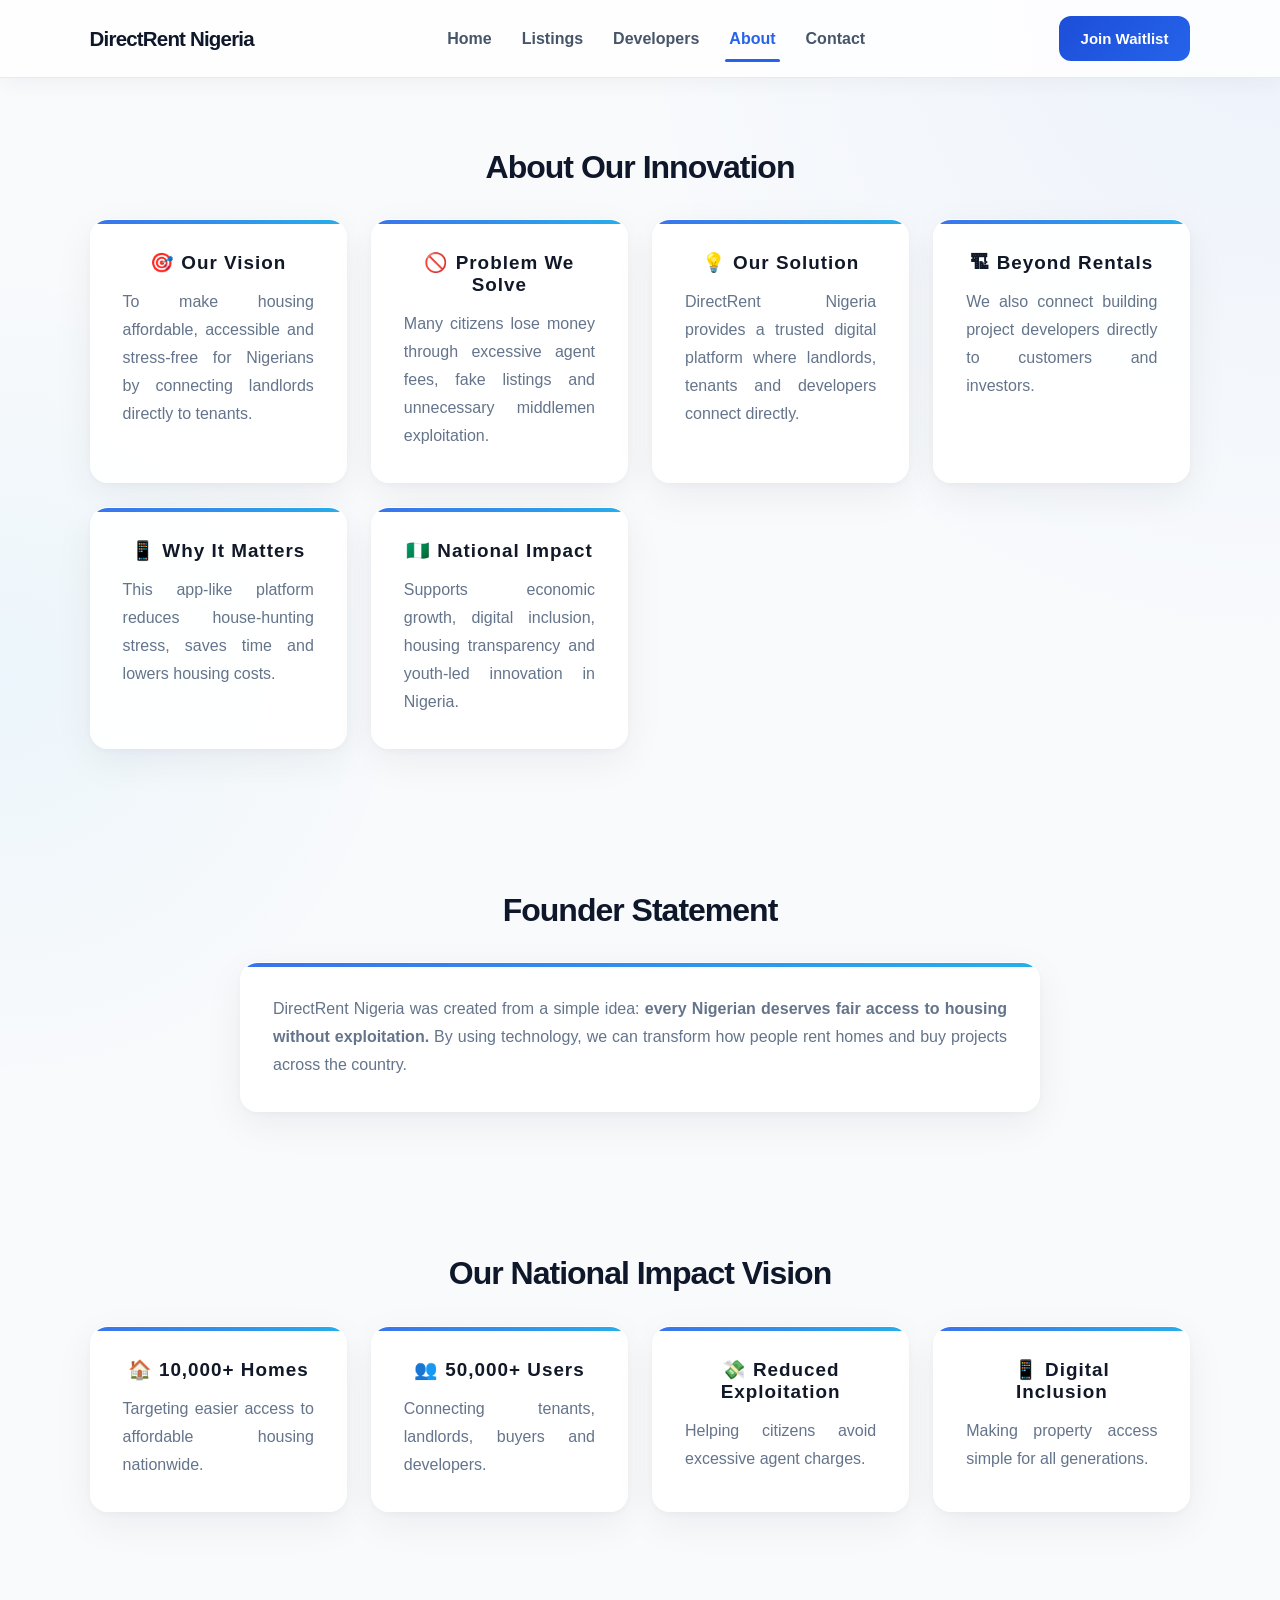
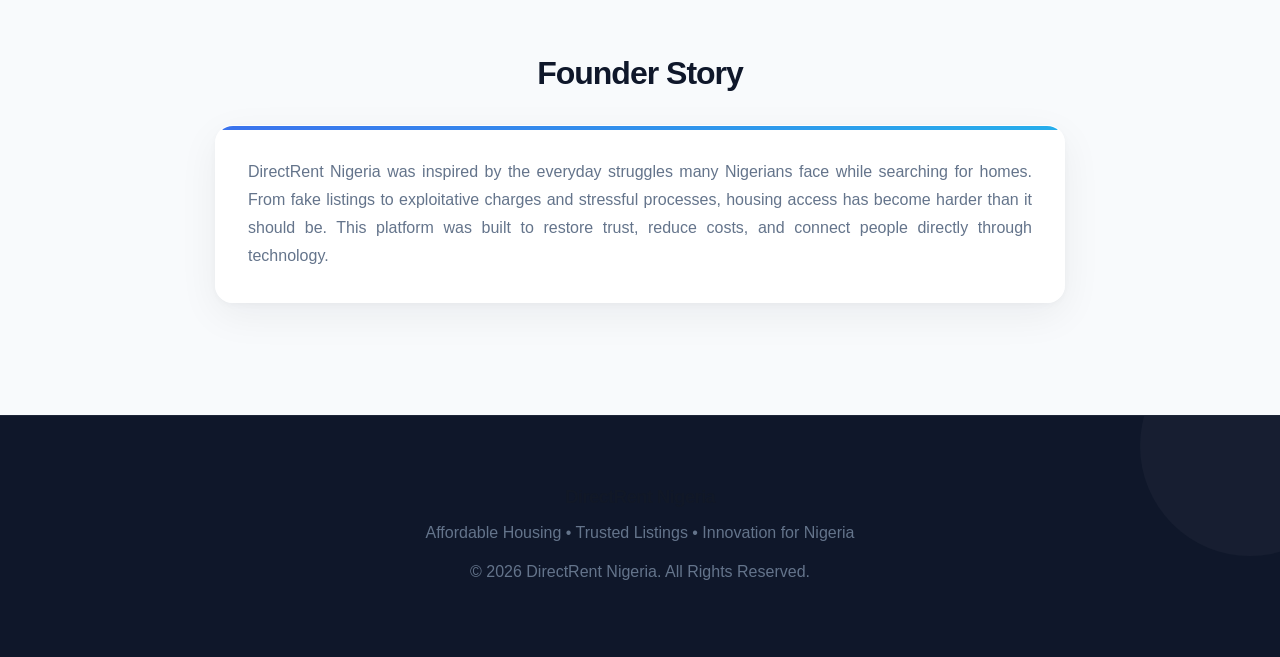
<file: about.html>
<!DOCTYPE html>
<html lang="en">
<head>
<meta charset="UTF-8">
<meta name="viewport" content="width=device-width,initial-scale=1.0">
<title>About - DirectRent Nigeria</title>

<link rel="stylesheet" href="style.css">

<link href="https://fonts.googleapis.com/css2?family=Poppins:wght@300;400;600;700;800&display=swap" rel="stylesheet">
</head>
<body>

    <div id="loader">
<div class="spinner"></div>
<h2>DirectRent Nigeria</h2>
<p>Loading Innovation...</p>
</div>

<header class="navbar">

<div class="logo">DirectRent Nigeria</div>

<nav>
<a href="index.html">Home</a>
<a href="listings.html">Listings</a>
<a href="developers.html">Developers</a>
<a href="about.html">About</a>
<a href="contact.html">Contact</a>
</nav>

<button class="nav-btn">Join Waitlist</button>

</header>

<section class="features">

<h2>About Our Innovation</h2>

<div class="feature-grid">

<div class="feature-box">
<h3>🎯 Our Vision</h3>
<p>
To make housing affordable, accessible and stress-free for Nigerians by connecting landlords directly to tenants.
</p>
</div>

<div class="feature-box">
<h3>🚫 Problem We Solve</h3>
<p>
Many citizens lose money through excessive agent fees, fake listings and unnecessary middlemen exploitation.
</p>
</div>

<div class="feature-box">
<h3>💡 Our Solution</h3>
<p>
DirectRent Nigeria provides a trusted digital platform where landlords, tenants and developers connect directly.
</p>
</div>

<div class="feature-box">
<h3>🏗 Beyond Rentals</h3>
<p>
We also connect building project developers directly to customers and investors.
</p>
</div>

<div class="feature-box">
<h3>📱 Why It Matters</h3>
<p>
This app-like platform reduces house-hunting stress, saves time and lowers housing costs.
</p>
</div>

<div class="feature-box">
<h3>🇳🇬 National Impact</h3>
<p>
Supports economic growth, digital inclusion, housing transparency and youth-led innovation in Nigeria.
</p>
</div>

</div>

</section>

<section class="features">

<h2>Founder Statement</h2>

<div class="feature-box" style="max-width:800px;margin:auto;">
<p style="font-size:18px;line-height:1.9;">
DirectRent Nigeria was created from a simple idea:
<strong>every Nigerian deserves fair access to housing without exploitation.</strong>
By using technology, we can transform how people rent homes and buy projects across the country.
</p>
</div>

</section>

<section class="features">

<h2>Our National Impact Vision</h2>

<div class="feature-grid">

<div class="feature-box">
<h3>🏠 10,000+ Homes</h3>
<p>Targeting easier access to affordable housing nationwide.</p>
</div>

<div class="feature-box">
<h3>👥 50,000+ Users</h3>
<p>Connecting tenants, landlords, buyers and developers.</p>
</div>

<div class="feature-box">
<h3>💸 Reduced Exploitation</h3>
<p>Helping citizens avoid excessive agent charges.</p>
</div>

<div class="feature-box">
<h3>📱 Digital Inclusion</h3>
<p>Making property access simple for all generations.</p>
</div>

</div>

</section>


<section class="features">

<h2>Founder Story</h2>

<div class="feature-box" style="max-width:850px;margin:auto;">

<p style="line-height:1.9;font-size:18px;">

DirectRent Nigeria was inspired by the everyday struggles many Nigerians face while searching for homes.

From fake listings to exploitative charges and stressful processes, housing access has become harder than it should be.

This platform was built to restore trust, reduce costs, and connect people directly through technology.

</p>

</div>

</section>

<footer>

<h3>DirectRent Nigeria</h3>

<p>
Affordable Housing • Trusted Listings • Innovation for Nigeria
</p>

<p style="margin-top:10px;font-size:14px;">
©️ 2026 DirectRent Nigeria. All Rights Reserved.
</p>

</footer>

<script src="script.js"></script>

</body>
</html>
</file>
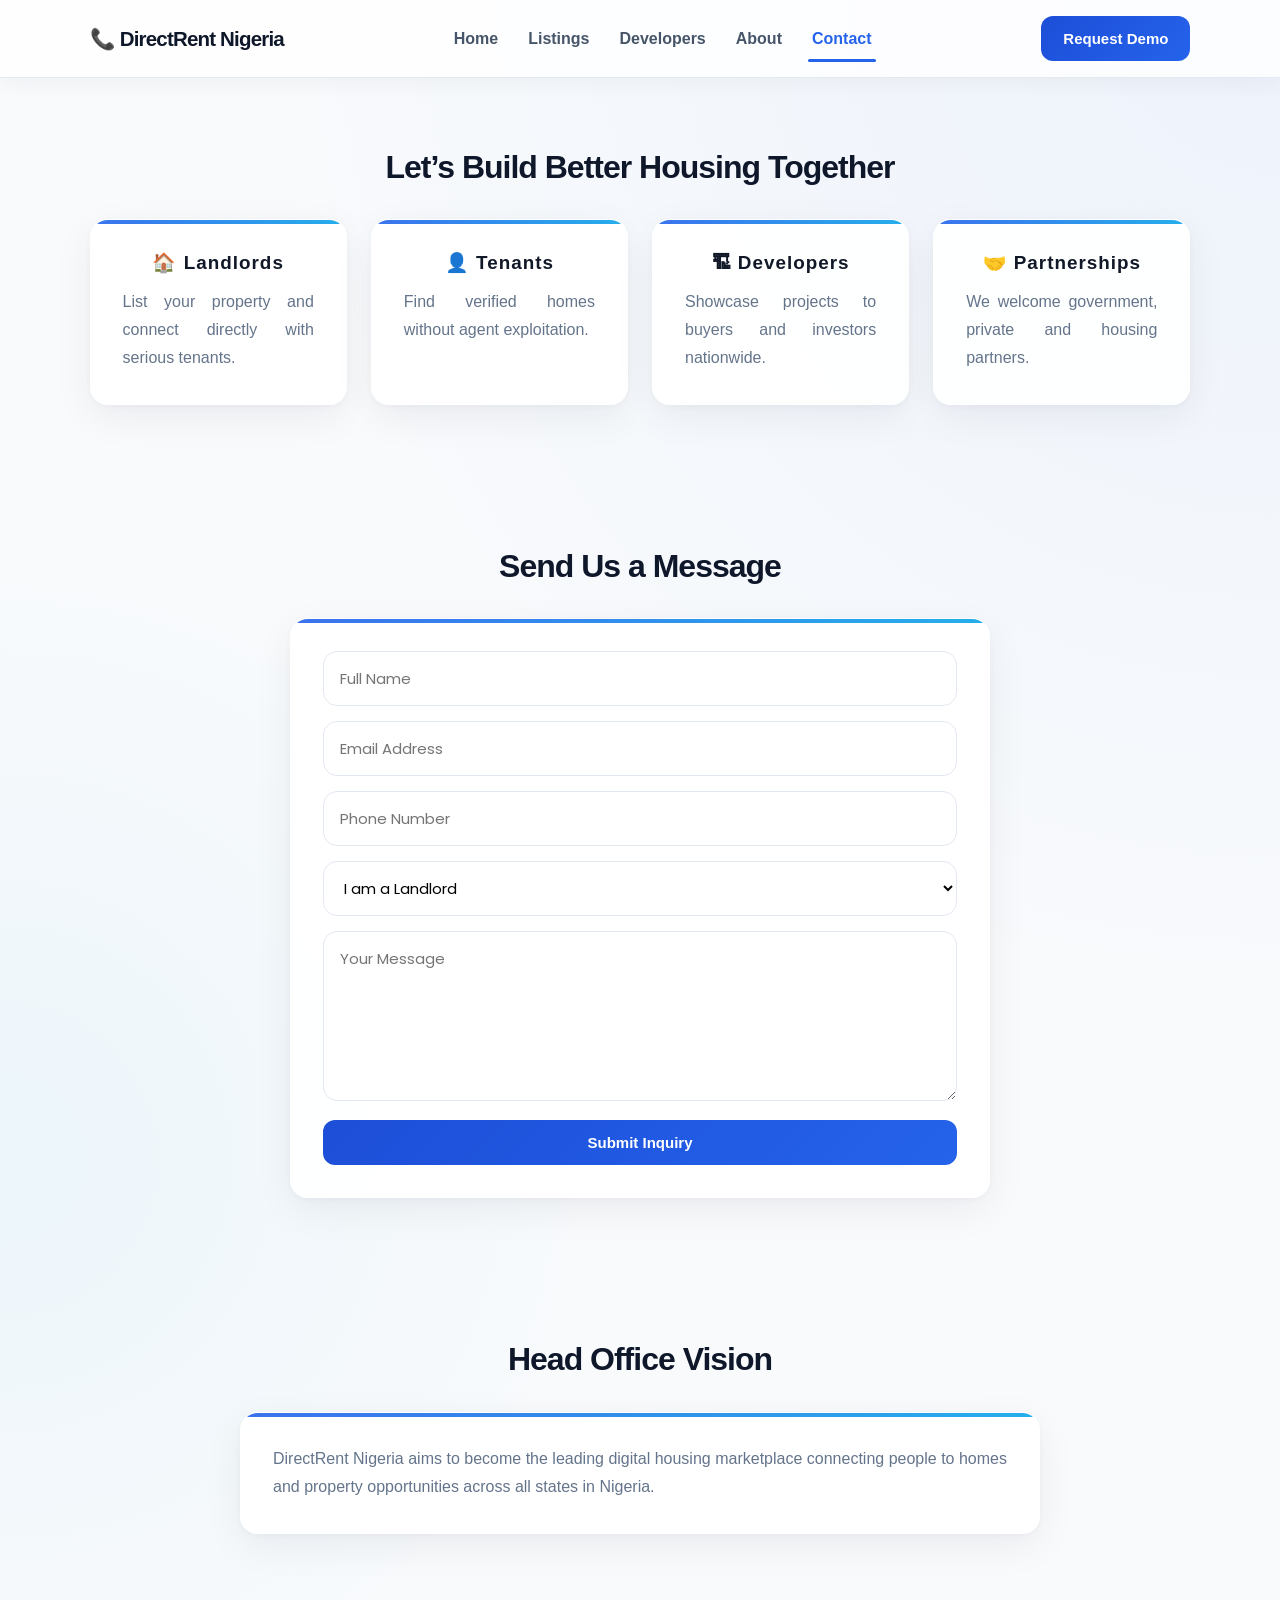
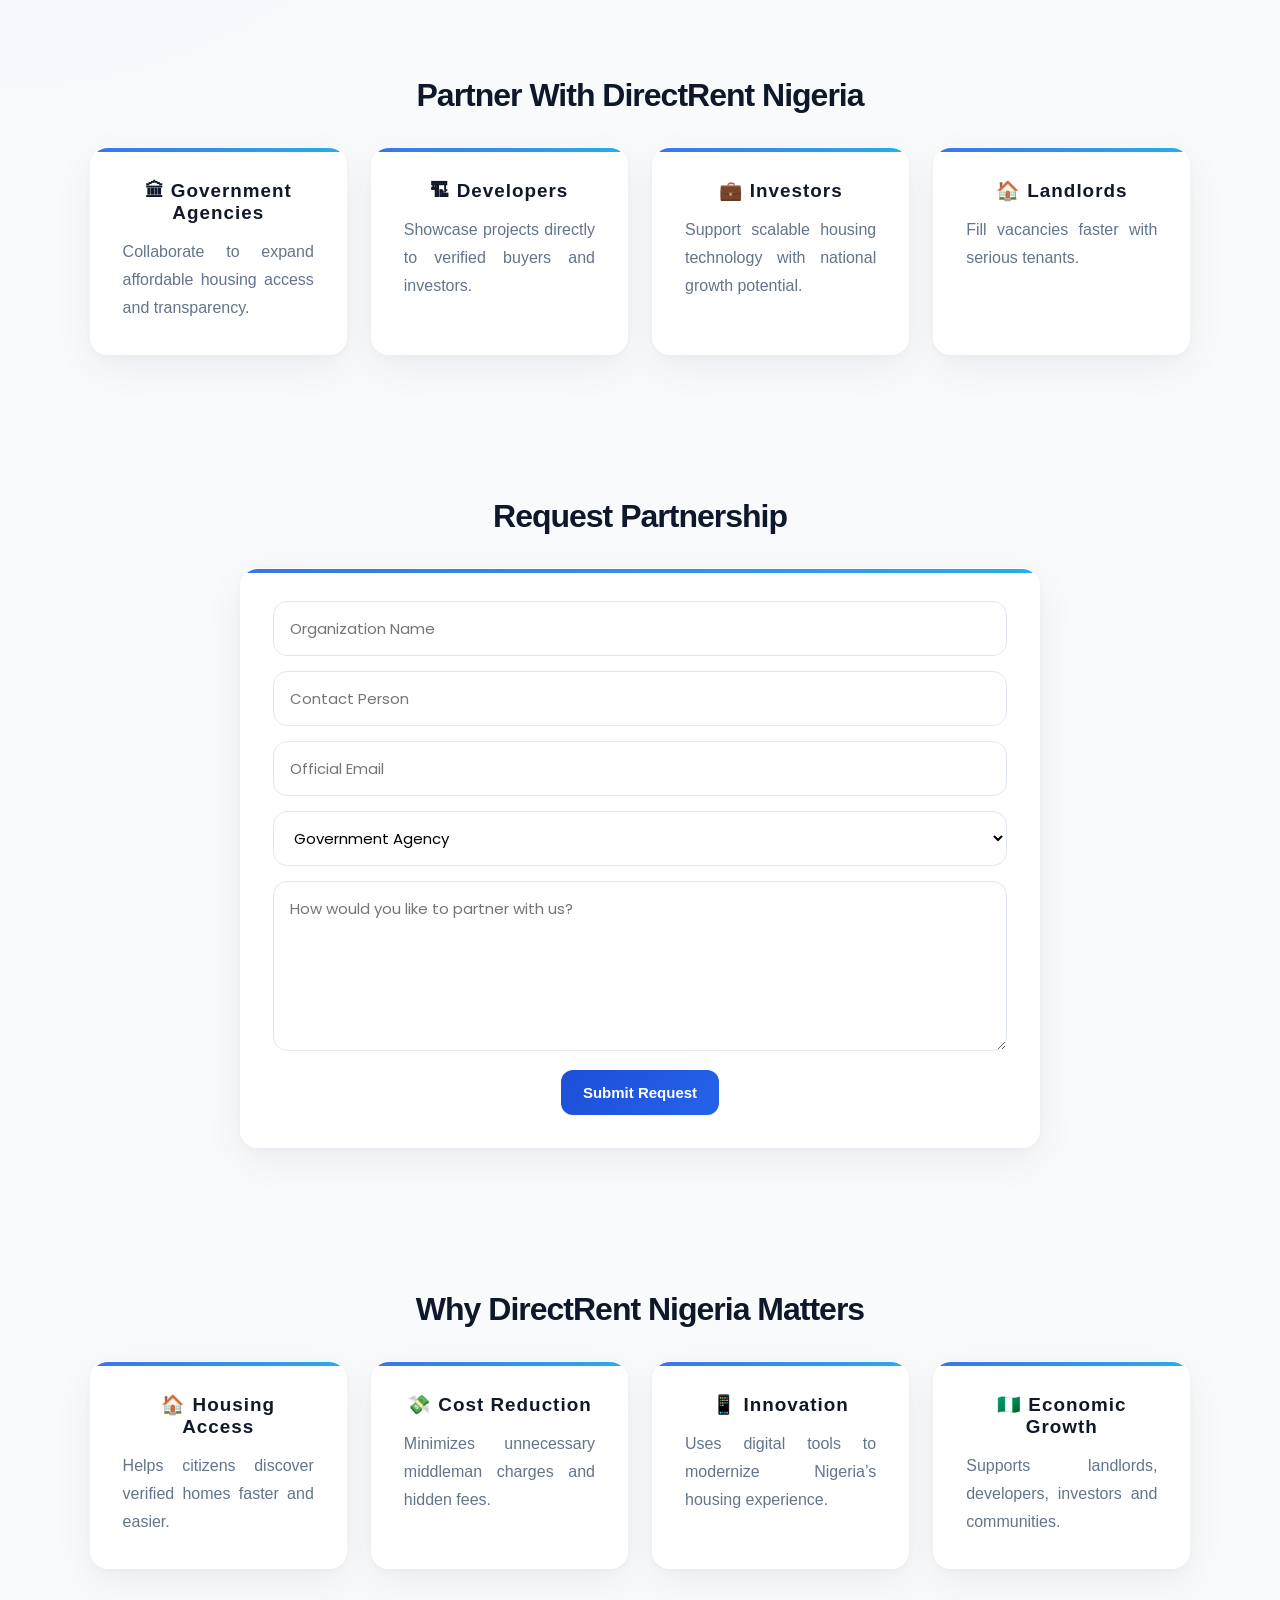
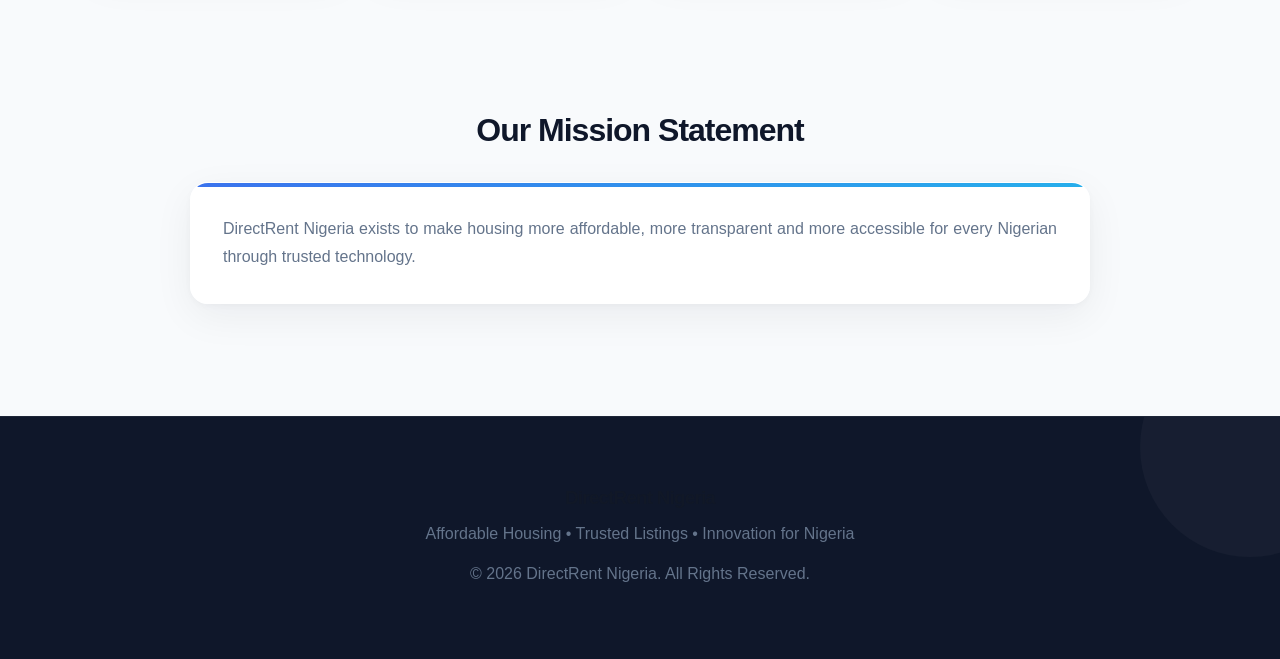
<file: contact.html>
<!DOCTYPE html>
<html lang="en">
<head>
<meta charset="UTF-8">
<meta name="viewport" content="width=device-width,initial-scale=1.0">
<title>Contact - DirectRent Nigeria</title>

<link rel="stylesheet" href="style.css">

<link href="https://fonts.googleapis.com/css2?family=Poppins:wght@300;400;600;700;800&display=swap" rel="stylesheet">
</head>
<body>

    <div id="loader">
<div class="spinner"></div>
<h2>DirectRent Nigeria</h2>
<p>Loading Innovation...</p>
</div>

<header class="navbar">

<div class="logo">📞 DirectRent Nigeria</div>

<nav>
<a href="index.html">Home</a>
<a href="listings.html">Listings</a>
<a href="developers.html">Developers</a>
<a href="about.html">About</a>
<a href="contact.html">Contact</a>
</nav>

<button class="nav-btn">Request Demo</button>

</header>

<section class="features">

<h2>Let’s Build Better Housing Together</h2>

<div class="feature-grid">

<div class="feature-box">
<h3>🏠 Landlords</h3>
<p>List your property and connect directly with serious tenants.</p>
</div>

<div class="feature-box">
<h3>👤 Tenants</h3>
<p>Find verified homes without agent exploitation.</p>
</div>

<div class="feature-box">
<h3>🏗 Developers</h3>
<p>Showcase projects to buyers and investors nationwide.</p>
</div>

<div class="feature-box">
<h3>🤝 Partnerships</h3>
<p>We welcome government, private and housing partners.</p>
</div>

</div>

</section>

<section class="features">

<h2>Send Us a Message</h2>

<div class="feature-box" style="max-width:700px;margin:auto;">

<form>

<input type="text" placeholder="Full Name" required style="width:100%;padding:16px;margin-bottom:15px;border:none;border-radius:14px;">

<input type="email" placeholder="Email Address" required style="width:100%;padding:16px;margin-bottom:15px;border:none;border-radius:14px;">

<input type="text" placeholder="Phone Number" style="width:100%;padding:16px;margin-bottom:15px;border:none;border-radius:14px;">

<select style="width:100%;padding:16px;margin-bottom:15px;border:none;border-radius:14px;">
<option>I am a Landlord</option>
<option>I am a Tenant</option>
<option>I am a Developer</option>
<option>I am an Investor</option>
<option>Government / Partner</option>
</select>

<textarea placeholder="Your Message" rows="6" style="width:100%;padding:16px;margin-bottom:15px;border:none;border-radius:14px;"></textarea>

<button class="nav-btn" style="width:100%;">Submit Inquiry</button>

</form>

</div>

</section>

<section class="features">

<h2>Head Office Vision</h2>

<div class="feature-box" style="max-width:800px;margin:auto;">
<p style="line-height:1.9;font-size:18px;">
DirectRent Nigeria aims to become the leading digital housing marketplace connecting people to homes and property opportunities across all states in Nigeria.
</p>
</div>

</section>

<section class="features">

<h2>Partner With DirectRent Nigeria</h2>

<div class="feature-grid">

<div class="feature-box">
<h3>🏛 Government Agencies</h3>
<p>Collaborate to expand affordable housing access and transparency.</p>
</div>

<div class="feature-box">
<h3>🏗 Developers</h3>
<p>Showcase projects directly to verified buyers and investors.</p>
</div>

<div class="feature-box">
<h3>💼 Investors</h3>
<p>Support scalable housing technology with national growth potential.</p>
</div>

<div class="feature-box">
<h3>🏠 Landlords</h3>
<p>Fill vacancies faster with serious tenants.</p>
</div>

</div>

</section>


<section class="features">

<h2>Request Partnership</h2>

<div class="feature-box" style="max-width:800px;margin:auto;">

<form>

<input type="text" placeholder="Organization Name">

<input type="text" placeholder="Contact Person">

<input type="email" placeholder="Official Email">

<select>
<option>Government Agency</option>
<option>Private Investor</option>
<option>Developer</option>
<option>NGO</option>
<option>Landlord Association</option>
</select>

<textarea rows="6" placeholder="How would you like to partner with us?"></textarea>

<button class="nav-btn" onclick="submitPartnership()" type="button">
Submit Request
</button>

</form>

</div>

</section>

<section class="features">

<h2>Why DirectRent Nigeria Matters</h2>

<div class="feature-grid">

<div class="feature-box">
<h3>🏠 Housing Access</h3>
<p>Helps citizens discover verified homes faster and easier.</p>
</div>

<div class="feature-box">
<h3>💸 Cost Reduction</h3>
<p>Minimizes unnecessary middleman charges and hidden fees.</p>
</div>

<div class="feature-box">
<h3>📱 Innovation</h3>
<p>Uses digital tools to modernize Nigeria’s housing experience.</p>
</div>

<div class="feature-box">
<h3>🇳🇬 Economic Growth</h3>
<p>Supports landlords, developers, investors and communities.</p>
</div>

</div>

</section>


<section class="features">

<h2>Our Mission Statement</h2>

<div class="feature-box" style="max-width:900px;margin:auto;">

<p style="font-size:20px;line-height:1.9;">

DirectRent Nigeria exists to make housing more affordable, more transparent and more accessible for every Nigerian through trusted technology.

</p>

</div>

</section>

<footer>

<h3>DirectRent Nigeria</h3>

<p>
Affordable Housing • Trusted Listings • Innovation for Nigeria
</p>

<p style="margin-top:10px;font-size:14px;">
©️ 2026 DirectRent Nigeria. All Rights Reserved.
</p>

</footer>
<script src="script.js"></script>

</body>
</html>
</file>
<file: style.css>
*{
margin:0;
padding:0;
box-sizing:border-box;
}

body{
font-family:'Times New Roman', Times, serif;
background:#0f172a;
color:white;
overflow-x:hidden;
}

/* Animated Background */
.bg-blur{
position:fixed;
width:350px;
height:350px;
border-radius:50%;
filter:blur(120px);
z-index:-1;
animation:float 8s infinite alternate ease-in-out;
}

.bg-blur.one{
background:#00c6ff;
top:-100px;
left:-100px;
}

.bg-blur.two{
background:#7b2ff7;
right:-100px;
bottom:-100px;
animation-delay:2s;
}

@keyframes float{
from{
transform:translateY(0px) translateX(0px);
}
to{
transform:translateY(50px) translateX(40px);
}
}

/* Navbar */
.navbar{
display:flex;
justify-content:space-between;
align-items:center;
padding:20px 8%;
position:sticky;
top:0;
backdrop-filter:blur(18px);
background:rgba(255,255,255,0.05);
z-index:100;
}

.logo{
font-size:24px;
font-weight:700;
color:#fff;
}

nav{
display:flex;
gap:30px;
}

nav a{
text-decoration:none;
color:#ddd;
transition:.3s;
font-weight:500;
}

nav a:hover{
color:#00c6ff;
}

.nav-btn{
padding:12px 24px;
border:none;
border-radius:30px;
background:linear-gradient(135deg,#00c6ff,#7b2ff7);
color:white;
font-weight:600;
cursor:pointer;
transition:.3s;
}

.nav-btn:hover{
transform:scale(1.05);
}

/* Hero */
.hero{
min-height:100vh;
display:grid;
grid-template-columns:1fr 1fr;
align-items:center;
padding:60px 8%;
gap:50px;
}

.hero-left h1{
font-size:58px;
line-height:1.1;
margin-bottom:20px;
}

.hero-left h1 span{
background:linear-gradient(135deg,#00c6ff,#7b2ff7);
-webkit-background-clip:text;
-webkit-text-fill-color:transparent;
animation:glow 2s infinite alternate;
}

@keyframes glow{
from{opacity:.7;}
to{opacity:1;}
}

.hero-left p{
font-size:18px;
color:#d1d5db;
line-height:1.8;
margin-bottom:30px;
max-width:550px;
}

.hero-buttons{
display:flex;
gap:20px;
margin-bottom:35px;
}

.primary,.secondary{
padding:14px 28px;
border:none;
border-radius:30px;
font-weight:600;
cursor:pointer;
transition:.3s;
}

.primary{
background:linear-gradient(135deg,#00c6ff,#7b2ff7);
color:white;
}

.secondary{
background:white;
color:#111827;
}

.primary:hover,.secondary:hover{
transform:translateY(-4px);
}

/* Stats */
.stats{
display:flex;
gap:30px;
}

.stats h3{
font-size:28px;
color:#00c6ff;
}

.stats p{
font-size:14px;
color:#bbb;
}

/* Phone App */
.phone-app{
width:320px;
margin:auto;
background:rgba(255,255,255,0.08);
padding:20px;
border-radius:35px;
backdrop-filter:blur(20px);
box-shadow:0 20px 50px rgba(0,0,0,.3);
animation:floatPhone 4s infinite alternate ease-in-out;
}

@keyframes floatPhone{
from{transform:translateY(0);}
to{transform:translateY(-20px);}
}

.phone-top{
display:flex;
gap:8px;
margin-bottom:20px;
}

.dot{
width:10px;
height:10px;
border-radius:50%;
background:#00c6ff;
}

.app-card{
background:rgba(255,255,255,.08);
padding:18px;
border-radius:20px;
margin-bottom:15px;
transition:.3s;
}

.app-card:hover{
transform:scale(1.03);
background:rgba(255,255,255,.12);
}

.app-card h4{
margin-bottom:6px;
font-size:18px;
}

.app-card p{
font-size:14px;
color:#ccc;
margin-bottom:10px;
}

.app-card span{
display:block;
font-weight:600;
margin-bottom:12px;
color:#00c6ff;
}

.app-card button{
padding:10px 18px;
border:none;
border-radius:20px;
background:linear-gradient(135deg,#00c6ff,#7b2ff7);
color:white;
cursor:pointer;
}

/* Features */
.features{
padding:90px 8%;
text-align:center;
}

.features h2{
font-size:42px;
margin-bottom:50px;
}

.feature-grid{
display:grid;
grid-template-columns:repeat(auto-fit,minmax(240px,1fr));
gap:25px;
}

.feature-box{
padding:30px;
border-radius:25px;
background:rgba(255,255,255,.06);
backdrop-filter:blur(12px);
transition:.4s;
}

.feature-box:hover{
transform:translateY(-10px);
background:rgba(255,255,255,.09);
}

.feature-box h3{
margin-bottom:15px;
font-size:22px;
}

.feature-box p{
color:#ddd;
line-height:1.7;
}

/* Footer */
footer{
padding:40px;
text-align:center;
color:#bbb;
}

/* Responsive */
@media(max-width:900px){

.hero{
grid-template-columns:1fr;
text-align:center;
}

.hero-left h1{
font-size:42px;
}

.hero-buttons{
justify-content:center;
flex-wrap:wrap;
}

.stats{
justify-content:center;
flex-wrap:wrap;
}

nav{
display:none;
}

.phone-app{
width:100%;
max-width:340px;
}

}

/* ===============================
   DIRECTRENT NIGERIA - style.css
   Premium App-like UI
================================= */

/* Google Font fallback */
@import url('https://fonts.googleapis.com/css2?family=Poppins:wght@300;400;500;600;700;800&display=swap');

/* Reset */
*{
  margin:0;
  padding:0;
  box-sizing:border-box;
}

html{
  scroll-behavior:smooth;
}

body{
  font-family:'Poppins',sans-serif;
  background:linear-gradient(135deg,#0f172a,#111827,#1e293b);
  color:#ffffff;
  overflow-x:hidden;
  min-height:100vh;
}

/* Links */
a{
  text-decoration:none;
  color:inherit;
}

/* Lists */
ul{
  list-style:disc;;
}

/* Images */
img{
  max-width:60%;
  display:ruby-base;
}

/* Containers */
.container{
  width:90%;
  max-width:1200px;
  margin:auto;
}

/* ===============================
   Animated Background Glow
================================= */
body::before,
body::after{
  content:"";
  position:fixed;
  width:320px;
  height:320px;
  border-radius:50%;
  filter:blur(120px);
  z-index:-2;
  opacity:.55;
}

body::before{
  background:#00c6ff;
  top:-100px;
  left:-100px;
  animation:floatOne 8s ease-in-out infinite alternate;
}

body::after{
  background:#7b2ff7;
  right:-120px;
  bottom:-120px;
  animation:floatTwo 9s ease-in-out infinite alternate;
}

@keyframes floatOne{
  from{transform:translate(0,0);}
  to{transform:translate(60px,40px);}
}

@keyframes floatTwo{
  from{transform:translate(0,0);}
  to{transform:translate(-60px,-30px);}
}

/* ===============================
   Navbar
================================= */
.navbar{
  position:sticky;
  top:0;
  z-index:1000;
  display:flex;
  justify-content:space-between;
  align-items:center;
  gap:20px;
  padding:18px 7%;
  background:rgba(255,255,255,0.06);
  backdrop-filter:blur(16px);
  border-bottom:1px solid rgba(255,255,255,0.08);
}

.logo{
  font-size:1.4rem;
  font-weight:800;
  letter-spacing:.3px;
  white-space:nowrap;
}

nav{
  display:flex;
  gap:26px;
  align-items:center;
  flex-wrap:wrap;
}

nav a{
  color:#dbeafe;
  font-weight:500;
  transition:.3s ease;
  position:relative;
}

nav a:hover{
  color:#00c6ff;
}

nav a::after{
  content:"";
  position:absolute;
  left:0;
  bottom:-5px;
  width:0%;
  height:2px;
  background:linear-gradient(90deg,#00c6ff,#7b2ff7);
  transition:.3s;
}

nav a:hover::after{
  width:100%;
}

/* Buttons */
.nav-btn,
.primary,
.secondary{
  border:none;
  cursor:pointer;
  border-radius:30px;
  padding:14px 24px;
  font-weight:600;
  transition:.3s ease;
  font-family:'Poppins',sans-serif;
}

.nav-btn,
.primary{
  color:#fff;
  background:linear-gradient(135deg,#00c6ff,#7b2ff7);
  box-shadow:0 10px 24px rgba(0,198,255,.18);
}

.secondary{
  background:#ffffff;
  color:#111827;
}

.nav-btn:hover,
.primary:hover,
.secondary:hover{
  transform:translateY(-3px) scale(1.02);
}

/* ===============================
   Hero Section
================================= */
.hero{
  min-height:100vh;
  display:grid;
  grid-template-columns:1fr 1fr;
  gap:50px;
  align-items:center;
  padding:70px 7%;
}

.hero-left h1{
  font-size:3.6rem;
  line-height:1.1;
  margin-bottom:20px;
}

.hero-left h1 span{
  background:linear-gradient(135deg,#00c6ff,#7b2ff7);
  -webkit-background-clip:text;
  -webkit-text-fill-color:transparent;
  animation:shine 2s ease-in-out infinite alternate;
}

@keyframes shine{
  from{opacity:.7;}
  to{opacity:1;}
}

.hero-left p{
  color:#d1d5db;
  font-size:1.05rem;
  line-height:1.8;
  margin-bottom:28px;
  max-width:560px;
  text-align:justify;
}

.hero-buttons{
  display:flex;
  gap:16px;
  flex-wrap:wrap;
  margin-bottom:34px;
}

/* Stats */
.stats{
  display:flex;
  gap:28px;
  flex-wrap:wrap;
}

.stats div{
  background:rgba(255,255,255,0.05);
  padding:16px 20px;
  border-radius:18px;
  min-width:120px;
}

.stats h3{
  color:#00c6ff;
  font-size:1.7rem;
  margin-bottom:6px;
}

.stats p{
  font-size:.9rem;
  color:#cbd5e1;
}

/* ===============================
   Phone App Mockup
================================= */
.phone-app{
  width:330px;
  max-width:100%;
  margin:auto;
  padding:20px;
  border-radius:34px;
  background:rgba(255,255,255,0.07);
  backdrop-filter:blur(20px);
  box-shadow:0 20px 50px rgba(0,0,0,.35);
  animation:floatPhone 4s ease-in-out infinite alternate;
}

@keyframes floatPhone{
  from{transform:translateY(0);}
  to{transform:translateY(-18px);}
}

.phone-top{
  display:flex;
  gap:8px;
  margin-bottom:18px;
}

.dot{
  width:10px;
  height:10px;
  border-radius:50%;
  background:#00c6ff;
}

.app-card{
  background:rgba(255,255,255,0.06);
  border:1px solid rgba(255,255,255,0.05);
  padding:18px;
  border-radius:22px;
  margin-bottom:14px;
  transition:.3s;
}

.app-card:hover{
  transform:translateY(-4px) scale(1.02);
}

.app-card h4{
  margin-bottom:6px;
}

.app-card p{
  color:#d1d5db;
  font-size:.95rem;
  margin-bottom:10px;
}

.app-card span{
  display:block;
  color:#00c6ff;
  font-weight:600;
  margin-bottom:12px;
}

/* ===============================
   Generic Sections
================================= */
.features{
  padding:90px 7%;
}

.features h2{
  text-align:center;
  font-size:2.4rem;
  margin-bottom:46px;
}

.feature-grid{
  display:grid;
  grid-template-columns:repeat(auto-fit,minmax(250px,1fr));
  gap:24px;
}

.feature-box{
  background:rgba(255,255,255,0.06);
  border:1px solid rgba(255,255,255,0.05);
  padding:28px;
  border-radius:26px;
  backdrop-filter:blur(12px);
  transition:.35s ease;
}

.feature-box:hover{
  transform:translateY(-8px);
  background:rgba(255,255,255,0.09);
}

.feature-box h3{
  font-size:1.25rem;
  margin-bottom:14px;
}

.feature-box p{
  color:#d1d5db;
  line-height:1.8;
  text-align:justify;
}

/* ===============================
   Forms
================================= */
form input,
form textarea,
form select{
  width:100%;
  padding:15px 16px;
  margin-bottom:15px;
  border:none;
  outline:none;
  border-radius:14px;
  font-family:'Poppins',sans-serif;
  font-size:1rem;
}

form textarea{
  resize:vertical;
}

/* ===============================
   Footer
================================= */
footer{
  padding:40px 20px;
  text-align:center;
  color:#cbd5e1;
  border-top:1px solid rgba(255,255,255,0.06);
  margin-top:40px;
}

footer h3{
  margin-bottom:10px;
  color:#fff;
}

/* ===============================
   Scroll Animation Helpers
================================= */
.hidden{
  opacity:0;
  transform:translateY(40px);
  transition:all .8s ease;
}

.show{
  opacity:1;
  transform:translateY(0);
}

/* ===============================
   Responsive
================================= */
@media(max-width:992px){

  .hero{
    grid-template-columns:1fr;
    text-align:center;
  }

  .hero-left p{
    margin-left:auto;
    margin-right:auto;
  }

  .hero-buttons,
  .stats{
    justify-content:center;
  }
}

@media(max-width:768px){

  .navbar{
    flex-wrap:wrap;
    justify-content:center;
  }

  nav{
    justify-content:center;
    gap:16px;
  }

  .hero-left h1{
    font-size:2.6rem;
  }

  .features h2{
    font-size:2rem;
  }
}

@media(max-width:480px){

  .hero{
    padding-top:40px;
  }

  .hero-left h1{
    font-size:2.1rem;
  }

  .logo{
    font-size:1.1rem;
  }

  .nav-btn{
    width:100%;
  }

  nav{
    gap:12px;
  }
}

/* Mobile Navigation */
.menu-toggle{
display:none;
font-size:30px;
cursor:pointer;
color:white;
}

@media(max-width:900px){

.menu-toggle{
display:block;
}

nav{
display:none;
flex-direction:column;
position:absolute;
top:75px;
left:0;
width:100%;
background:#111827;
padding:20px;
gap:18px;
text-align:center;
}

nav.active{
display:flex;
}

.nav-btn{
display:none;
}

.navbar{
position:relative;
}
}

/* Top Tools */
.top-tools{
padding:25px 7%;
display:flex;
justify-content:space-between;
gap:20px;
flex-wrap:wrap;
align-items:center;
}

.search-box{
display:flex;
gap:12px;
flex-wrap:wrap;
background:rgba(255,255,255,.06);
padding:18px;
border-radius:22px;
backdrop-filter:blur(10px);
}

.search-box input,
.search-box select{
padding:14px;
border:none;
border-radius:14px;
font-family:Poppins,sans-serif;
min-width:160px;
}

.search-box button{
padding:14px 22px;
border:none;
border-radius:14px;
background:linear-gradient(135deg,#00c6ff,#7b2ff7);
color:white;
font-weight:600;
cursor:pointer;
}

.quick-tools{
display:flex;
gap:12px;
flex-wrap:wrap;
}

.quick-tools select,
.quick-tools button{
padding:14px 18px;
border:none;
border-radius:14px;
font-family:Poppins,sans-serif;
cursor:pointer;
font-weight:600;
}

/* Senior Mode */
body.senior-mode{
font-size:20px;
}

body.senior-mode h1,
body.senior-mode h2,
body.senior-mode h3{
font-size:larger;
}

body.senior-mode button,
body.senior-mode input,
body.senior-mode select{
padding:18px;
font-size:18px;
}

/* Review Cards */
.feature-box h3{
letter-spacing:1px;
}

/* Small animation */
.feature-box{
animation:fadeUp 1s ease both;
}

@keyframes fadeUp{
from{
opacity:0;
transform:translateY(30px);
}
to{
opacity:1;
transform:translateY(0);
}
}

/* Listings Upgrade */
.listing-img{
width:100%;
height:220px;
object-fit:cover;
border-radius:20px;
margin-bottom:15px;
}

.verified{
display:inline-block;
margin-bottom:12px;
padding:8px 14px;
border-radius:20px;
background:rgba(34,197,94,.15);
color:#22c55e;
font-weight:700;
font-size:14px;
}

.listing-actions{
display:flex;
gap:10px;
flex-wrap:wrap;
margin-top:15px;
margin-bottom:12px;
}

.listing-actions button{
flex:1;
min-width:120px;
padding:12px;
border:none;
border-radius:14px;
cursor:pointer;
font-weight:600;
font-family:Poppins,sans-serif;
background:linear-gradient(135deg,#00c6ff,#7b2ff7);
color:white;
transition:.3s;
}

.listing-actions button:hover{
transform:translateY(-3px);
}

.report-btn{
width:100%;
padding:12px;
border:none;
border-radius:14px;
cursor:pointer;
font-weight:700;
font-family:Poppins,sans-serif;
background:rgba(239,68,68,.15);
color:#ef4444;
transition:.3s;
}

.report-btn:hover{
background:rgba(239,68,68,.22);
}

/* Developer Progress */
.progress-wrap{
width:100%;
height:12px;
background:rgba(255,255,255,.08);
border-radius:20px;
overflow:hidden;
margin:14px 0 8px;
}

.progress-bar{
height:100%;
background:linear-gradient(135deg,#00c6ff,#7b2ff7);
border-radius:20px;
animation:loadBar 2s ease;
}

@keyframes loadBar{
from{
width:0;
}
}

/* ROI Box */
.roi-box{
max-width:700px;
margin:auto;
padding:28px;
border-radius:26px;
background:rgba(255,255,255,.06);
backdrop-filter:blur(12px);
text-align:center;
}

.roi-box input{
width:100%;
padding:16px;
margin:14px 0;
border:none;
border-radius:14px;
font-family:Poppins,sans-serif;
}

.roi-result{
margin-top:15px;
font-size:22px;
font-weight:700;
color:#00c6ff;
}

/* ===============================
   LOADER
================================= */
#loader{
position:fixed;
top:0;
left:0;
width:100%;
height:100%;
background:linear-gradient(135deg,#0f172a,#111827,#1e293b);
display:flex;
flex-direction:column;
justify-content:center;
align-items:center;
z-index:99999;
transition:0.8s ease;
}

#loader.hide{
opacity:0;
visibility:hidden;
}

.spinner{
width:70px;
height:70px;
border:6px solid rgba(255,255,255,.1);
border-top:6px solid #00c6ff;
border-radius:50%;
animation:spin 1s linear infinite;
margin-bottom:20px;
}

@keyframes spin{
100%{transform:rotate(360deg);}
}

/* Floating Button */
.float-cta{
position:fixed;
right:20px;
bottom:20px;
padding:16px 22px;
border-radius:40px;
background:linear-gradient(135deg,#00c6ff,#7b2ff7);
color:white;
font-weight:700;
box-shadow:0 10px 30px rgba(0,0,0,.25);
z-index:999;
cursor:pointer;
animation:bounce 2s infinite;
}

@keyframes bounce{
0%,100%{transform:translateY(0);}
50%{transform:translateY(-8px);}
}

/* Download App */
.app-download{
padding:90px 7%;
text-align:center;
}

.app-download h2{
font-size:2.4rem;
margin-bottom:20px;
}

.store-buttons{
display:flex;
gap:15px;
justify-content:center;
flex-wrap:wrap;
margin-top:25px;
}

.store-buttons button{
padding:16px 28px;
border:none;
border-radius:16px;
font-weight:700;
cursor:pointer;
background:white;
color:#111827;
}

/* Pulse text */
.pulse{
animation:pulseGlow 2s infinite;
}

@keyframes pulseGlow{
0%,100%{opacity:1;}
50%{opacity:.65;}
}

/* ===============================
   PREMIUM MOBILE NAV
================================= */
.menu-toggle{
display:none;
font-size:32px;
font-weight:700;
cursor:pointer;
color:#fff;
}

@media(max-width:900px){

.menu-toggle{
display:block;
}

nav{
display:none;
flex-direction:column;
position:absolute;
top:80px;
left:0;
width:100%;
padding:25px;
background:rgba(15,23,42,.96);
backdrop-filter:blur(18px);
border-top:1px solid rgba(255,255,255,.06);
animation:slideDown .4s ease;
}

nav.active{
display:flex;
}

nav a{
padding:12px;
border-radius:14px;
}

nav a:hover{
background:rgba(255,255,255,.06);
}

.nav-btn{
display:none;
}
}

@keyframes slideDown{
from{
opacity:0;
transform:translateY(-20px);
}
to{
opacity:1;
transform:translateY(0);
}
}

/* Active nav page */
nav a.active-link{
color:#00c6ff;
font-weight:700;
}

/* Section reveal smoother */
.feature-box,
.hero-left,
.hero-right{
transition:all .8s ease;
}

/* Final Shine */
.logo,
h1 span,
.nav-btn{
text-shadow:0 0 18px rgba(0,198,255,.35);
}

/* Better button tap */
button:active{
transform:scale(.97);
}

/* Better section spacing mobile */
@media(max-width:600px){

.features,
.hero,
.app-download{
padding-left:5%;
padding-right:5%;
}

.hero-left h1{
font-size:2rem;
line-height:1.2;
}

.stats{
gap:14px;
}

.stats div{
min-width:100px;
}

}

/* Animated background lines */
body{
background-size:400% 400%;
animation:bgShift 12s ease infinite;
}

@keyframes bgShift{
0%{background-position:0% 50%;}
50%{background-position:100% 50%;}
100%{background-position:0% 50%;}
}

/* Extra polish */
.feature-box,
.phone-app,
.stats div{
box-shadow:0 10px 30px rgba(0,0,0,.18);
}

/* ===== PROFESSIONAL POLISH PATCH ===== */

body{
background:#f8fafc !important;
color:#111827 !important;
font-family:'Inter',sans-serif !important;
}

.navbar{
background:#ffffff !important;
border-bottom:1px solid #e5e7eb !important;
backdrop-filter:none !important;
}

.logo{
color:#0f172a !important;
text-shadow:none !important;
}

nav a{
color:#475569 !important;
font-weight:500;
}

nav a:hover,
nav a.active-link{
color:#2563eb !important;
}

.nav-btn,
.primary,
.listing-actions button{
background:#2563eb !important;
color:white !important;
border-radius:10px !important;
box-shadow:none !important;
text-shadow:none !important;
}

.secondary{
background:white !important;
border:1px solid #d1d5db !important;
color:#111827 !important;
border-radius:10px !important;
}

.feature-box,
.phone-app,
.stats div,
.roi-box{
background:#ffffff !important;
border:1px solid #e5e7eb !important;
box-shadow:0 10px 25px rgba(0,0,0,.05) !important;
backdrop-filter:none !important;
}

.features h2,
h1,h2,h3{
color:#0f172a !important;
text-shadow:none !important;
}

p{
color:#64748b !important;
}

body::before,
body::after,
.float-cta,
.spinner{
display:none !important;
}

.feature-box:hover{
transform:translateY(-4px) !important;
}

.hero-img,
.listing-img{
border-radius:14px !important;
box-shadow:0 15px 35px rgba(0,0,0,.08) !important;
}

/* ===== CLEAN MOTION PATCH ===== */

/* Remove excessive animations */
*{
animation-duration:.6s !important;
animation-iteration-count:1 !important;
}

/* Keep subtle transitions only */
button,
a,
.feature-box,
.listing-img,
.hero-img{
transition:all .25s ease !important;
}

/* Better hover */
button:hover{
transform:translateY(-2px) !important;
}

button:active{
transform:translateY(0) scale(.98) !important;
}

/* Disable bounce / floating */
.float-cta,
.phone-app,
.hero-img{
animation:none !important;
}

/* Cleaner headings */
h1{
letter-spacing:-1px;
line-height:1.1;
font-weight:800;
}

h2{
font-weight:700;
letter-spacing:-0.5px;
}

h3{
font-weight:600;
}

/* ===== PREMIUM LAYOUT PATCH ===== */

/* Better page rhythm */
.hero,
.features,
.app-download,
.top-tools{
padding-top:72px !important;
padding-bottom:72px !important;
}

/* Cleaner hero text width */
.hero-left p{
max-width:620px !important;
font-size:1.06rem !important;
line-height:1.8 !important;
}

/* Better cards */
.feature-box{
padding:30px !important;
border-radius:14px !important;
}

/* Better section titles */
.features h2{
margin-bottom:34px !important;
font-size:2rem !important;
}

/* Improve navbar spacing */
.navbar{
padding:16px 7% !important;
}

/* Better nav gaps */
nav{
gap:22px !important;
}

/* Cleaner footer */
footer{
padding:50px 20px !important;
}

/* Better forms */
input,
select,
textarea{
font-size:15px !important;
}

/* Listings cards text */
.feature-box p{
line-height:1.75 !important;
}

/* ===== PREMIUM CONTROLS PATCH ===== */

/* Buttons */
button,
.nav-btn,
.secondary,
.listing-actions button,
.report-btn{
font-family:'Inter',sans-serif !important;
font-weight:600 !important;
padding:12px 18px !important;
border-radius:10px !important;
border:none;
cursor:pointer;
}

/* Primary Buttons */
.nav-btn,
.listing-actions button{
background:#2563eb !important;
color:#fff !important;
}

/* Secondary Buttons */
.secondary{
background:#fff !important;
color:#111827 !important;
border:1px solid #d1d5db !important;
}

/* Danger Buttons */
.report-btn{
background:#fef2f2 !important;
color:#dc2626 !important;
}

/* Better input fields */
input,
select,
textarea{
background:#fff !important;
border:1px solid #d1d5db !important;
border-radius:10px !important;
padding:14px !important;
outline:none;
box-shadow:none !important;
}

input:focus,
select:focus,
textarea:focus{
border-color:#2563eb !important;
box-shadow:0 0 0 3px rgba(37,99,235,.08) !important;
}

/* Better cards */
.feature-box{
overflow:hidden;
}

/* Image crop consistency */
.listing-img,
.hero-img{
object-fit:cover !important;
}

/* ===== PRO NAVIGATION PATCH ===== */

/* Sticky clean navbar */
.navbar{
position:sticky !important;
top:0;
z-index:1000;
background:rgba(255,255,255,.96) !important;
backdrop-filter:blur(10px);
}

/* Better logo */
.logo{
font-size:1.2rem !important;
font-weight:800 !important;
letter-spacing:-0.4px;
}

/* Nav links */
nav a{
padding:8px 4px;
position:relative;
}

nav a::after{
content:"";
position:absolute;
left:0;
bottom:-6px;
width:0;
height:2px;
background:#2563eb;
transition:.25s ease;
}

nav a:hover::after,
nav a.active-link::after{
width:100%;
}

/* Mobile menu */
@media(max-width:900px){

.menu-toggle{
display:block !important;
font-size:28px !important;
color:#111827 !important;
cursor:pointer;
}

nav{
display:none;
flex-direction:column;
align-items:flex-start;
gap:14px !important;
position:absolute;
top:70px;
left:0;
width:100%;
padding:20px 5%;
background:#ffffff !important;
border-bottom:1px solid #e5e7eb;
box-shadow:0 12px 24px rgba(0,0,0,.06);
}

nav.active{
display:flex !important;
}

nav a{
width:100%;
padding:12px 0;
}

.nav-btn{
display:none !important;
}
}

/* Small phones */
@media(max-width:600px){

.hero,
.features,
.top-tools,
.app-download{
padding-left:5% !important;
padding-right:5% !important;
}

.hero-left h1{
font-size:2.1rem !important;
}

.features h2{
font-size:1.6rem !important;
}
}

/* Professional Toast Notification */
#toast{
position:fixed;
bottom:25px;
right:25px;
background:#111827;
color:#fff;
padding:14px 18px;
border-radius:10px;
font-size:14px;
font-weight:500;
opacity:0;
pointer-events:none;
transform:translateY(20px);
transition:.3s ease;
z-index:9999;
box-shadow:0 10px 25px rgba(0,0,0,.15);
}

#toast.show{
opacity:1;
transform:translateY(0);
}

/* ===== PREMIUM TYPOGRAPHY + VISUAL UPGRADE ===== */

/* Global font application */
body,
button,
input,
select,
textarea{
font-family:'Times New Roman', Times, serif;
}

/* Better heading hierarchy */
h1{
font-size:clamp(2.6rem,6vw,4.6rem) !important;
font-weight:800 !important;
line-height:1.02 !important;
letter-spacing:-2px !important;
color:#0f172a !important;
margin-bottom:18px;
}

h2{
font-size:clamp(2rem,4vw,3rem) !important;
font-weight:800 !important;
letter-spacing:-1px !important;
line-height:1.1 !important;
color:#0f172a !important;
margin-bottom:18px;
}

h3{
font-size:1.18rem !important;
font-weight:700 !important;
letter-spacing:-0.4px;
color:#111827 !important;
margin-bottom:10px;
}

p{
font-size:1rem !important;
line-height:1.85 !important;
color:#64748b !important;
}

/* Premium accent text */
h1 span,
.gradient-text{
background:linear-gradient(135deg,#2563eb,#0ea5e9);
-webkit-background-clip:text;
-webkit-text-fill-color:transparent;
background-clip:text;
}

/* Better hero paragraph */
.hero-left p{
font-size:1.08rem !important;
max-width:620px !important;
}

/* ===============================
   PREMIUM BUTTON SYSTEM
================================= */

button,
.nav-btn,
.secondary,
.listing-actions button{
position:relative;
overflow:hidden;
padding:14px 22px !important;
border-radius:12px !important;
font-weight:700 !important;
font-size:15px !important;
transition:all .28s ease !important;
}

.nav-btn,
.listing-actions button{
background:linear-gradient(135deg,#1d4ed8,#2563eb) !important;
box-shadow:0 14px 28px rgba(37,99,235,.18);
}

.nav-btn:hover,
.listing-actions button:hover{
transform:translateY(-3px) !important;
box-shadow:0 20px 35px rgba(37,99,235,.24);
}

.secondary{
background:#ffffff !important;
border:1px solid #dbe2ea !important;
color:#111827 !important;
}

.secondary:hover{
transform:translateY(-2px) !important;
border-color:#2563eb !important;
}

/* Shine animation on buttons */
button::before{
content:"";
position:absolute;
top:0;
left:-120%;
width:70%;
height:100%;
background:linear-gradient(90deg,transparent,rgba(255,255,255,.28),transparent);
transform:skewX(-20deg);
transition:.6s;
}

button:hover::before{
left:140%;
}

/* ===============================
   PREMIUM CARD DESIGN
================================= */

.feature-box,
.roi-box,
.phone-app{
position:relative;
background:rgba(255,255,255,.92) !important;
border:1px solid rgba(255,255,255,.75) !important;
box-shadow:
0 12px 40px rgba(15,23,42,.06),
0 2px 10px rgba(15,23,42,.04) !important;
border-radius:18px !important;
padding:32px !important;
transition:all .35s ease !important;
backdrop-filter:blur(14px);
}

.feature-box:hover,
.roi-box:hover{
transform:translateY(-8px) !important;
box-shadow:
0 24px 60px rgba(15,23,42,.10),
0 6px 18px rgba(15,23,42,.06) !important;
}

/* subtle top line */
.feature-box::after{
content:"";
position:absolute;
top:0;
left:0;
width:100%;
height:4px;
background:linear-gradient(90deg,#2563eb,#0ea5e9);
border-radius:18px 18px 0 0;
opacity:.9;
}

/* ===============================
   IMAGE UPGRADE
================================= */

.hero-img,
.listing-img{
border-radius:18px !important;
overflow:hidden;
box-shadow:0 30px 60px rgba(15,23,42,.12) !important;
transition:transform .45s ease, box-shadow .45s ease !important;
}

.hero-img:hover,
.listing-img:hover{
transform:scale(1.02);
box-shadow:0 40px 70px rgba(15,23,42,.16) !important;
}

/* ===============================
   PREMIUM NAVBAR
================================= */

.navbar{
background:rgba(255,255,255,.82) !important;
backdrop-filter:blur(16px);
border-bottom:1px solid rgba(226,232,240,.9) !important;
box-shadow:0 6px 20px rgba(15,23,42,.04);
}

.logo{
font-weight:800 !important;
font-size:1.28rem !important;
letter-spacing:-.8px;
}

/* nav underline animation */
nav a{
font-weight:600 !important;
}

nav a::after{
height:3px !important;
border-radius:20px;
}

/* ===============================
   PAGE BACKGROUND
================================= */

body{
background:
radial-gradient(circle at top right, rgba(37,99,235,.05), transparent 25%),
radial-gradient(circle at left 30%, rgba(14,165,233,.05), transparent 20%),
#f8fafc !important;
}

/* ===============================
   SECTION ENTRANCE ANIMATION
================================= */

.hero,
.features,
.top-tools,
.app-download{
animation:fadeLift .9s ease both;
}

@keyframes fadeLift{
from{
opacity:0;
transform:translateY(26px);
}
to{
opacity:1;
transform:translateY(0);
}
}

/* stagger cards */
.feature-grid .feature-box:nth-child(1){animation:fadeLift .6s ease both;}
.feature-grid .feature-box:nth-child(2){animation:fadeLift .8s ease both;}
.feature-grid .feature-box:nth-child(3){animation:fadeLift 1s ease both;}
.feature-grid .feature-box:nth-child(4){animation:fadeLift 1.2s ease both;}

/* ===============================
   PREMIUM FORMS
================================= */

input,
select,
textarea{
background:#ffffff !important;
border:1px solid #e2e8f0 !important;
border-radius:14px !important;
padding:15px 16px !important;
font-size:15px !important;
transition:.25s ease !important;
}

input:focus,
select:focus,
textarea:focus{
border-color:#2563eb !important;
box-shadow:0 0 0 5px rgba(37,99,235,.08) !important;
}

/* ===============================
   FOOTER UPGRADE
================================= */

footer{
background:#0f172a !important;
padding:70px 20px !important;
position:relative;
overflow:hidden;
}

footer::before{
content:"";
position:absolute;
top:-80px;
right:-80px;
width:220px;
height:220px;
background:rgba(255,255,255,.03);
border-radius:50%;
}

footer h3{
font-size:1.4rem;
font-weight:800;
letter-spacing:-.8px;
}

/* ===============================
   MOBILE LUXURY
================================= */

@media(max-width:768px){

h1{
font-size:2.35rem !important;
letter-spacing:-1.4px !important;
}

h2{
font-size:1.8rem !important;
}

.feature-box,
.roi-box{
padding:24px !important;
}

.hero-img{
margin-top:18px;
}
}

/* ==================================
   ELITE HERO UPGRADE
================================== */

.hero{
display:grid;
grid-template-columns:1.1fr .9fr;
gap:60px;
align-items:center;
min-height:88vh;
padding-top:40px !important;
padding-bottom:60px !important;
}

.hero-badge{
display:inline-flex;
align-items:center;
gap:8px;
padding:10px 16px;
border-radius:40px;
background:#eff6ff;
color:#2563eb;
font-size:14px;
font-weight:700;
margin-bottom:22px;
border:1px solid #dbeafe;
}

.hero-left h1{
max-width:700px;
margin-bottom:18px;
}

.hero-left p{
margin-bottom:28px;
max-width:620px;
}

.hero-buttons{
display:flex;
gap:14px;
flex-wrap:wrap;
margin-bottom:34px;
}

.hero-stats{
display:grid;
grid-template-columns:repeat(3,1fr);
gap:18px;
max-width:620px;
}

.hero-stats div{
background:#ffffff;
border:1px solid #e5e7eb;
border-radius:16px;
padding:20px;
box-shadow:0 12px 24px rgba(15,23,42,.04);
transition:.3s ease;
}

.hero-stats div:hover{
transform:translateY(-5px);
}

.hero-stats h3{
font-size:1.45rem !important;
font-weight:800 !important;
color:#0f172a !important;
margin-bottom:4px;
}

.hero-stats p{
font-size:14px !important;
margin:0;
color:#64748b !important;
}

.hero-right{
position:relative;
}

.hero-right::before{
content:"";
position:absolute;
inset:-20px;
background:linear-gradient(135deg,rgba(37,99,235,.08),rgba(14,165,233,.08));
border-radius:24px;
z-index:0;
}

.hero-img{
position:relative;
z-index:1;
width:100%;
height:540px;
object-fit:cover;
}

/* mobile */
@media(max-width:900px){

.hero{
grid-template-columns:1fr;
gap:30px;
min-height:auto;
}

.hero-stats{
grid-template-columns:1fr;
max-width:100%;
}

.hero-img{
height:380px;
}
}

/* ==================================
   ELITE PROPERTY CARDS
================================== */

.property-card{
padding:0 !important;
overflow:hidden;
border-radius:20px !important;
}

.property-image-wrap{
position:relative;
overflow:hidden;
}

.property-image-wrap img{
width:100%;
height:240px;
object-fit:cover;
transition:transform .45s ease;
border-radius:0 !important;
}

.property-card:hover .property-image-wrap img{
transform:scale(1.06);
}

.property-tag{
position:absolute;
top:16px;
left:16px;
padding:8px 12px;
border-radius:30px;
background:rgba(255,255,255,.92);
color:#059669;
font-size:13px;
font-weight:800;
box-shadow:0 8px 18px rgba(0,0,0,.08);
}

.property-card h3,
.property-card p,
.property-card .listing-actions{
padding-left:24px;
padding-right:24px;
}

.property-card h3{
padding-top:22px;
margin-bottom:8px;
}

.property-location{
font-size:14px !important;
color:#64748b !important;
margin-bottom:8px;
}

.property-price{
font-size:1.35rem !important;
font-weight:800 !important;
color:#2563eb !important;
margin-bottom:12px;
}

.property-card .listing-actions{
padding-bottom:24px;
padding-top:10px;
display:grid !important;
grid-template-columns:1fr 1fr;
gap:12px;
}

.property-card .listing-actions button{
width:100%;
}

/* mobile */
@media(max-width:600px){

.property-card .listing-actions{
grid-template-columns:1fr;
}

.property-image-wrap img{
height:210px;
}
}
</file>
